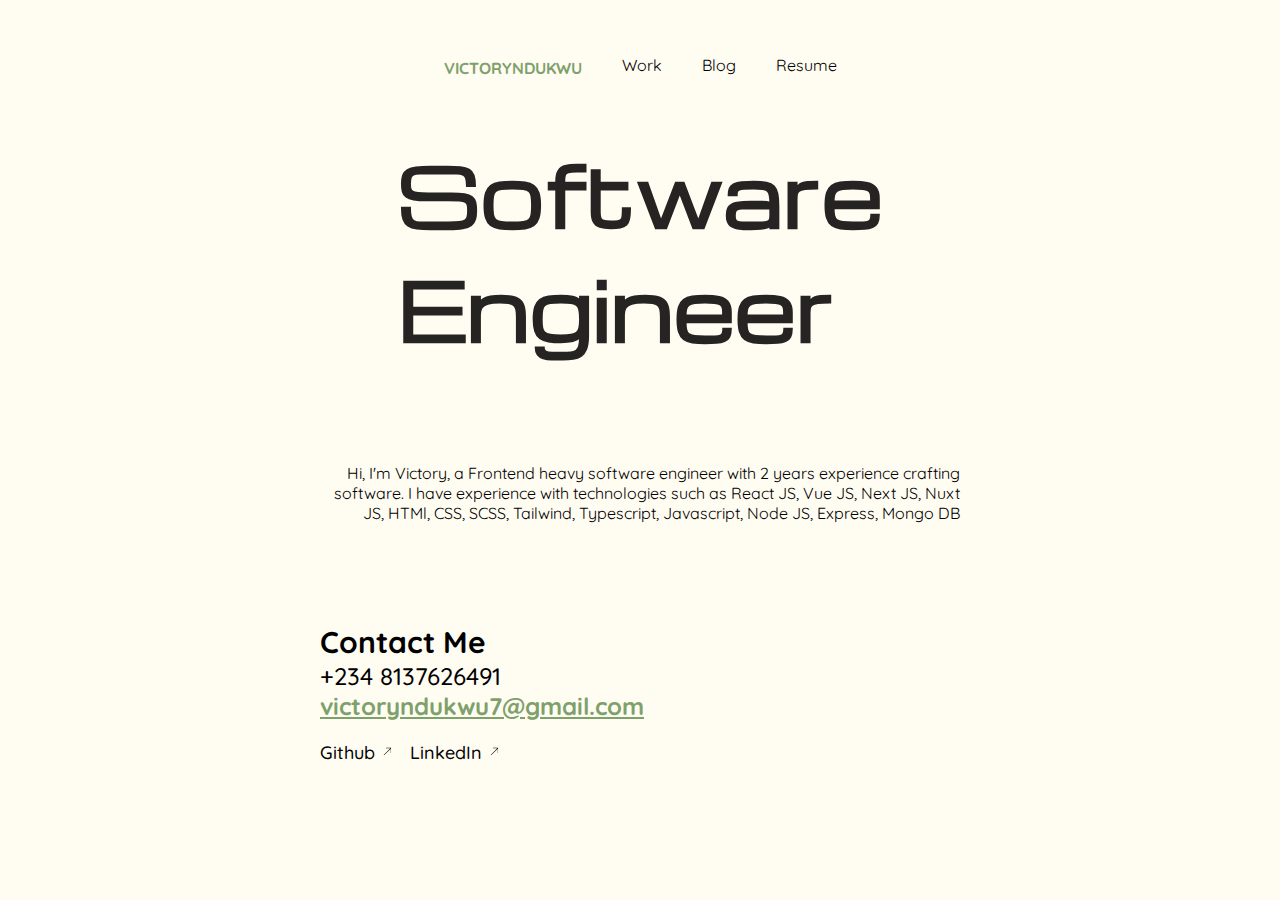
<file: index.html>
<!DOCTYPE html>
<html lang="en">

<head>
    <meta charset="UTF-8">
    <meta http-equiv="X-UA-Compatible" content="IE=edge">
    <meta name="viewport" content="width=device-width, initial-scale=1.0">
    <title>Victory Ndukwu - Software Engineer</title>
    <link rel="stylesheet" href="./main.css">
    <link rel="icon" type="image/x-icon" href="./favicon.ico">
    <link rel="preconnect" href="https://fonts.googleapis.com">
    <link rel="preconnect" href="https://fonts.gstatic.com" crossorigin>
    <link
        href="https://fonts.googleapis.com/css2?family=Michroma&family=Quicksand:wght@300;400;500;600;700&family=Zen+Dots&display=swap"
        rel="stylesheet">
    <link rel="preconnect" href="https://fonts.googleapis.com">
    <link rel="preconnect" href="https://fonts.gstatic.com" crossorigin>
    <link
        href="https://fonts.googleapis.com/css2?family=Edu+TAS+Beginner:wght@400;500&family=Montserrat:ital,wght@0,100;0,200;0,300;0,400;0,500;0,600;0,700;0,800;0,900;1,100;1,200;1,300;1,400;1,500;1,600;1,700;1,800;1,900&family=Poppins:wght@100&display=swap"
        rel="stylesheet">
</head>

<body id="body" class="body">
    <nav class="nav" id="nav">
    </nav>

    <main class="main">
        <p class="main-heading">Software <br> Engineer <br></p>
    </main>
    <aside class="aside">
        <div class="container">
            <p class="aside-text">Hi, I'm Victory, a Frontend heavy software engineer with 2 years experience
                crafting software. I have experience with technologies such as React JS, Vue JS, Next JS, Nuxt JS,
                HTMl, CSS, SCSS,
                Tailwind, Typescript,
                Javascript, Node JS, Express, Mongo DB</p>
        </div>
    </aside>


    <footer class="footer" id="footer">
    </footer>



    <script src="./app.js">

    </script>
</body>

</html>
</file>
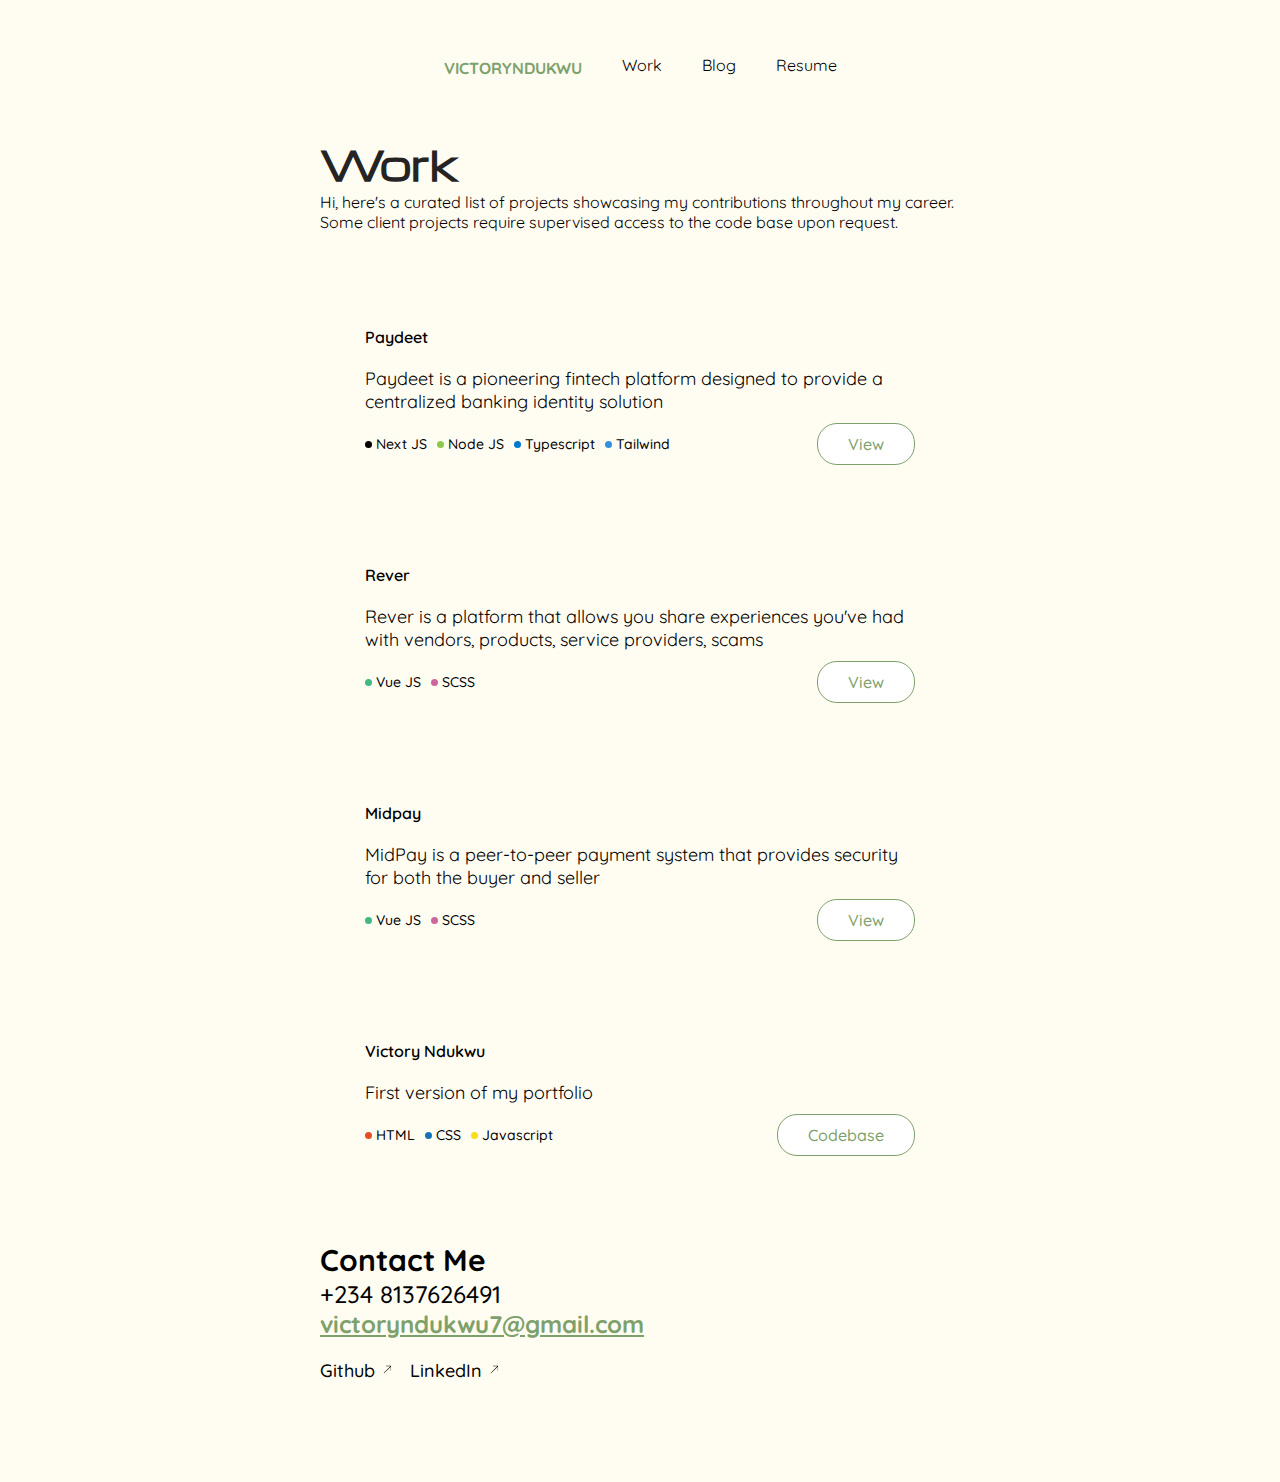
<file: work.html>
<!DOCTYPE html>
<html lang="en">

<head>
    <meta charset="UTF-8">
    <meta http-equiv="X-UA-Compatible" content="IE=edge">
    <meta name="viewport" content="width=device-width, initial-scale=1.0">
    <title>Victory Ndukwu - Software Engineer</title>
    <link rel="stylesheet" href="./main.css">
    <link rel="icon" type="image/x-icon" href="./favicon.ico">
    <link rel="preconnect" href="https://fonts.googleapis.com">
    <link rel="preconnect" href="https://fonts.gstatic.com" crossorigin>
    <link
        href="https://fonts.googleapis.com/css2?family=Michroma&family=Quicksand:wght@300;400;500;600;700&family=Zen+Dots&display=swap"
        rel="stylesheet">
    <link rel="preconnect" href="https://fonts.googleapis.com">
    <link rel="preconnect" href="https://fonts.gstatic.com" crossorigin>
    <link
        href="https://fonts.googleapis.com/css2?family=Edu+TAS+Beginner:wght@400;500&family=Montserrat:ital,wght@0,100;0,200;0,300;0,400;0,500;0,600;0,700;0,800;0,900;1,100;1,200;1,300;1,400;1,500;1,600;1,700;1,800;1,900&family=Poppins:wght@100&display=swap"
        rel="stylesheet">
</head>

</head>

<body id="body">
    <nav class="nav" id="nav">
    </nav>
    <main class="main">
        <div class="container">
            <p class="main-heading-2">Work</p>
            <p>Hi, here's a curated list of projects showcasing my contributions throughout my career. Some client
                projects require
                supervised access to the code base upon request.</p>

            <div class="project-container">
                <div class="project-card">
                    <p class="project-card-title">Paydeet</p>
                    <p class="project-card-description">Paydeet is a pioneering fintech platform designed to provide a
                        centralized
                        banking identity solution</p>
                    <div class="project-card-footer">
                        <ul class="project-card-stack">
                            <li class="stack">
                                <div class="nextjs-dot"></div>
                                Next JS
                            </li>
                            <li class="stack">
                                <div class="nodejs-dot"></div>
                                Node JS
                            </li>
                            <li class="stack">
                                <div class="typescript-dot"></div>
                                Typescript
                            </li>
                            <li class="stack">
                                <div class="tailwind-dot"></div>
                                Tailwind
                            </li>
                        </ul>
                        <a href="https://paydeet.com/" target="_blank">
                            <button class="link-btn">
                                View
                            </button>
                        </a>
                    </div>
                </div>
                <div class="project-card">
                    <p class="project-card-title">Rever</p>
                    <p class="project-card-description">Rever is a platform that allows you share experiences you've had
                        with
                        vendors, products, service providers, scams</p>
                    <div class="project-card-footer">
                        <ul class="project-card-stack">
                            <li class="stack">
                                <div class="vuejs-dot"></div>
                                Vue JS
                            </li>

                            <li class="stack">
                                <div class="scss-dot"></div>
                                SCSS
                            </li>
                        </ul>
                        <a href="https://justrever.com/" target="_blank">
                            <button class="link-btn">
                                View
                            </button>
                        </a>
                    </div>
                </div>
                <div class="project-card">
                    <p class="project-card-title">Midpay</p>
                    <p class="project-card-description">MidPay is a peer-to-peer payment system that provides security
                        for both
                        the buyer and seller</p>
                    <div class="project-card-footer">
                        <ul class="project-card-stack">
                            <li class="stack">
                                <div class="vuejs-dot"></div>
                                Vue JS
                            </li>

                            <li class="stack">
                                <div class="scss-dot"></div>
                                SCSS
                            </li>
                        </ul>
                        <a href="https://getmidpay.com/" target="_blank">
                            <button class="link-btn">
                                View
                            </button>
                        </a>
                    </div>
                </div>
                <div class="project-card">
                    <p class="project-card-title">Victory Ndukwu</p>
                    <p class="project-card-description">First version of my portfolio</p>
                    <div class="project-card-footer">
                        <ul class="project-card-stack">
                            <li class="stack">
                                <div class="html-dot"></div>
                                HTML
                            </li>
                            <li class="stack">
                                <div class="css-dot"></div>
                                CSS
                            </li>
                            <li class="stack">
                                <div class="javascript-dot"></div>
                                Javascript
                            </li>
                        </ul>
                        <a href="https://github.com/victoryndukwu/folio" target="_blank">
                            <button class="link-btn">
                                Codebase
                            </button>
                        </a>
                    </div>
                </div>



            </div>
        </div>
    </main>

    <footer class="footer" id="footer">
    </footer>


    <script src="./app.js">

    </script>


</body>

</html>
</file>
<file: main.css>
@import url("https://fonts.googleapis.com/css2?family=Michroma&family=Quicksand:wght@300;400;500;600;700&family=Zen+Dots&display=swap");

/* general styling */
* {
  padding: 0;
  margin: 0;
  background-color: #fffcf2;
  font-family: "Quicksand", sans-serif;
}

.container {
  display: flex;
  justify-content: center;
  align-items: center;
}

.keyword {
  font-family: "Edu TAS Beginner", "Montserrat", "Poppins", sans-serif, cursive;
  font-weight: 500;
  color: #7ea16b;
}

.section {
  display: flex;
  flex-direction: column;
  justify-content: center;
  align-items: center;
  height: 100vh;
  background-color: #000;
  width: 100vw;
}

.section .section-heading {
  font-family: "Lucida Sans", "Lucida Sans Regular", "Lucida Grande",
    "Lucida Sans Unicode", Geneva, Verdana, sans-serif;
  font-size: 50px;
}

/* nav styling */

.nav {
  display: flex;
  justify-content: center;
  align-items: center;
  height: 15vh;
  /* position: fixed; */
  width: 100vw;
}

.nav .container {
  justify-content: space-between;
}

.nav .logo {
  font-size: 28px;
  padding: 0 20px;
}

.logo-text {
  font-family: "Quicksand", sans-serif;
  text-transform: uppercase;
  font-size: 16px;
}

.nav .menu {
  display: flex;
  justify-content: space-around;
  align-items: center;
}
.nav .hamburger {
  display: none;
}

.nav .menu .menu-item {
  font-family: "Quicksand", sans-serif;
  list-style-type: none;
  text-decoration: none;
  padding: 10px 20px 10px 20px;
  cursor: pointer;
  transition: text-decoration 0.3s ease;
}

.nav-link {
  text-decoration: none;
  text-decoration-skip: ink;
  margin-bottom: 5px;
  color: #000;
  position: relative;
  font-size: 16px;
}

.nav-link::before {
  content: "";
  position: absolute;
  width: 0;
  height: 2px;
  bottom: 0;
  background-color: #7ea16b;
  transition: width 0.4s ease;
}

.nav-link:hover::before {
  width: 100%;
}

.logo-link {
  text-decoration: none;
  color: #7ea16b;
  font-weight: 700;
}

@media (max-width: 600px) {
  .nav .menu {
    display: none;
  }
  .nav .hamburger {
    display: block;
  }
  .nav .container {
    width: 100vw;
  }
}

/******** main section **********/
/* main section styling */

.main,
.aside {
  width: 100vw;
  display: flex;
  flex-direction: column;
  justify-content: center;
  align-items: center;
}

.aside {
  margin: 100px 0;
}

.main .container,
.aside .container {
  display: flex;
  flex-direction: column;
  justify-content: center;
  align-items: start;
  width: 50%;
}

.aside .container {
  align-items: end;
  text-align: right;
}
.main-heading {
  font-family: "Michroma", sans-serif;
  font-size: 80px;
  color: #252422;
  font-weight: 700;
}

.main-heading-2 {
  font-family: "Michroma", sans-serif;
  font-size: 40px;
  color: #252422;
  font-weight: 700;
}

@media (max-width: 600px) {
  .main,
  .aside {
    justify-content: start;
    align-items: start;
    width: 100%;
    padding: 16px;
  }
  .aside {
    margin: 20px 0;
  }

  .main-heading {
    font-size: 40px;
    text-align: justify;
  }

  .aside .container {
    align-items: center;
    text-align: left;
    width: 100%;
  }
  .aside-text {
    font-size: 16px;
    text-align: justify;
  }
}

/*********** footer styling ***********/

.footer,
.footer .container {
  display: flex;
  flex-direction: column;
  justify-content: center;
  align-items: center;
}

.footer .container {
  align-items: start;
  width: 50vw;
}

.footer-title {
  font-size: 30px;
  font-weight: 700;
}
.footer-phone {
  font-size: 24px;
  font-weight: 500;
}
.footer-email {
  font-size: 24px;
  color: #7ea16b;
  font-weight: 700;
}
.footer-links-container {
  margin: 20px 0 100px 0;
  width: 100%;
}

.footer-link {
  text-decoration: none;
  color: #000;
  margin-right: 10px;
  font-size: 18px;
  font-weight: 500;
}

.footer-link:hover {
  font-weight: 700;
}

@media (max-width: 600px) {
  .footer .container {
    align-items: start;
    width: 100vw;
    padding: 16px;
  }

  .footer,
  .footer .container {
    justify-content: start;
    align-items: start;
  }

  .footer-title {
    font-size: 20px;
    margin: 10px 0;
  }

  .footer-links-container {
    margin: 10px 0 10px 0;
    font-size: 16px;
  }

  .footer-email,
  .footer-phone {
    font-size: 16px;
  }
}

/* work */
.project-container {
  display: flex;
  flex-direction: column;
  padding: 40px 10px;
}

.project-card {
  display: flex;
  flex-direction: column;
  height: auto;
  padding: 25px 35px;
  border-radius: 20px;
  margin: 20px 0;
  transition: transform 0.3s ease;
}
.project-card:hover {
  transform: scale(1.1);
  box-shadow: 0 8px 16px rgba(0, 0, 0, 0.2);
}

.project-card-title {
  font-size: 16px;
  font-weight: 600;
  padding: 10px 0;
}
.project-card-description {
  font-size: 18px;
  font-weight: 400;
  padding: 10px 0;
}

.project-card-footer {
  display: flex;
  justify-content: space-between;
  align-items: center;
}

.project-card-stack {
  display: flex;

  font-size: 14px;
  font-weight: 500;
  list-style-type: none;
}

.stack {
  padding-right: 10px;
  display: flex;
  align-items: center;
}

.link-btn {
  background-color: #fff;
  padding: 10px 30px;
  color: #7ea16b;
  border-radius: 20px;
  border: 1px solid #7ea16b;
  font-size: 16px;
  font-weight: 500;
  cursor: pointer;
  transition: background-color 0.3s ease, color 0.3s ease;
}

.link-btn:hover {
  background-color: #7ea16b;
  color: #fff;
  border: none;
}

/* stack dots */
.nextjs-dot,
.nodejs-dot,
.typescript-dot,
.javascript-dot,
.css-dot,
.scss-dot,
.vuejs-dot,
.react-dot,
.html-dot,
.tailwind-dot {
  height: 7px;
  width: 7px;
  border-radius: 50%;
  margin-right: 4px;
}

.nextjs-dot {
  background-color: #000;
}
.nodejs-dot {
  background-color: #8cc84b;
}
.typescript-dot {
  background-color: #007acc;
}
.javascript-dot {
  background-color: #f7df1e;
}
.vuejs-dot {
  background-color: #42b883;
}
.html-dot {
  background-color: #e44d26;
}
.css-dot {
  background-color: #1572b6;
}
.scss-dot {
  background-color: #cd6799;
}
.react-dot {
  background-color: #61dafb;
}
.tailwind-dot {
  background-color: #3490dc;
}
</file>
